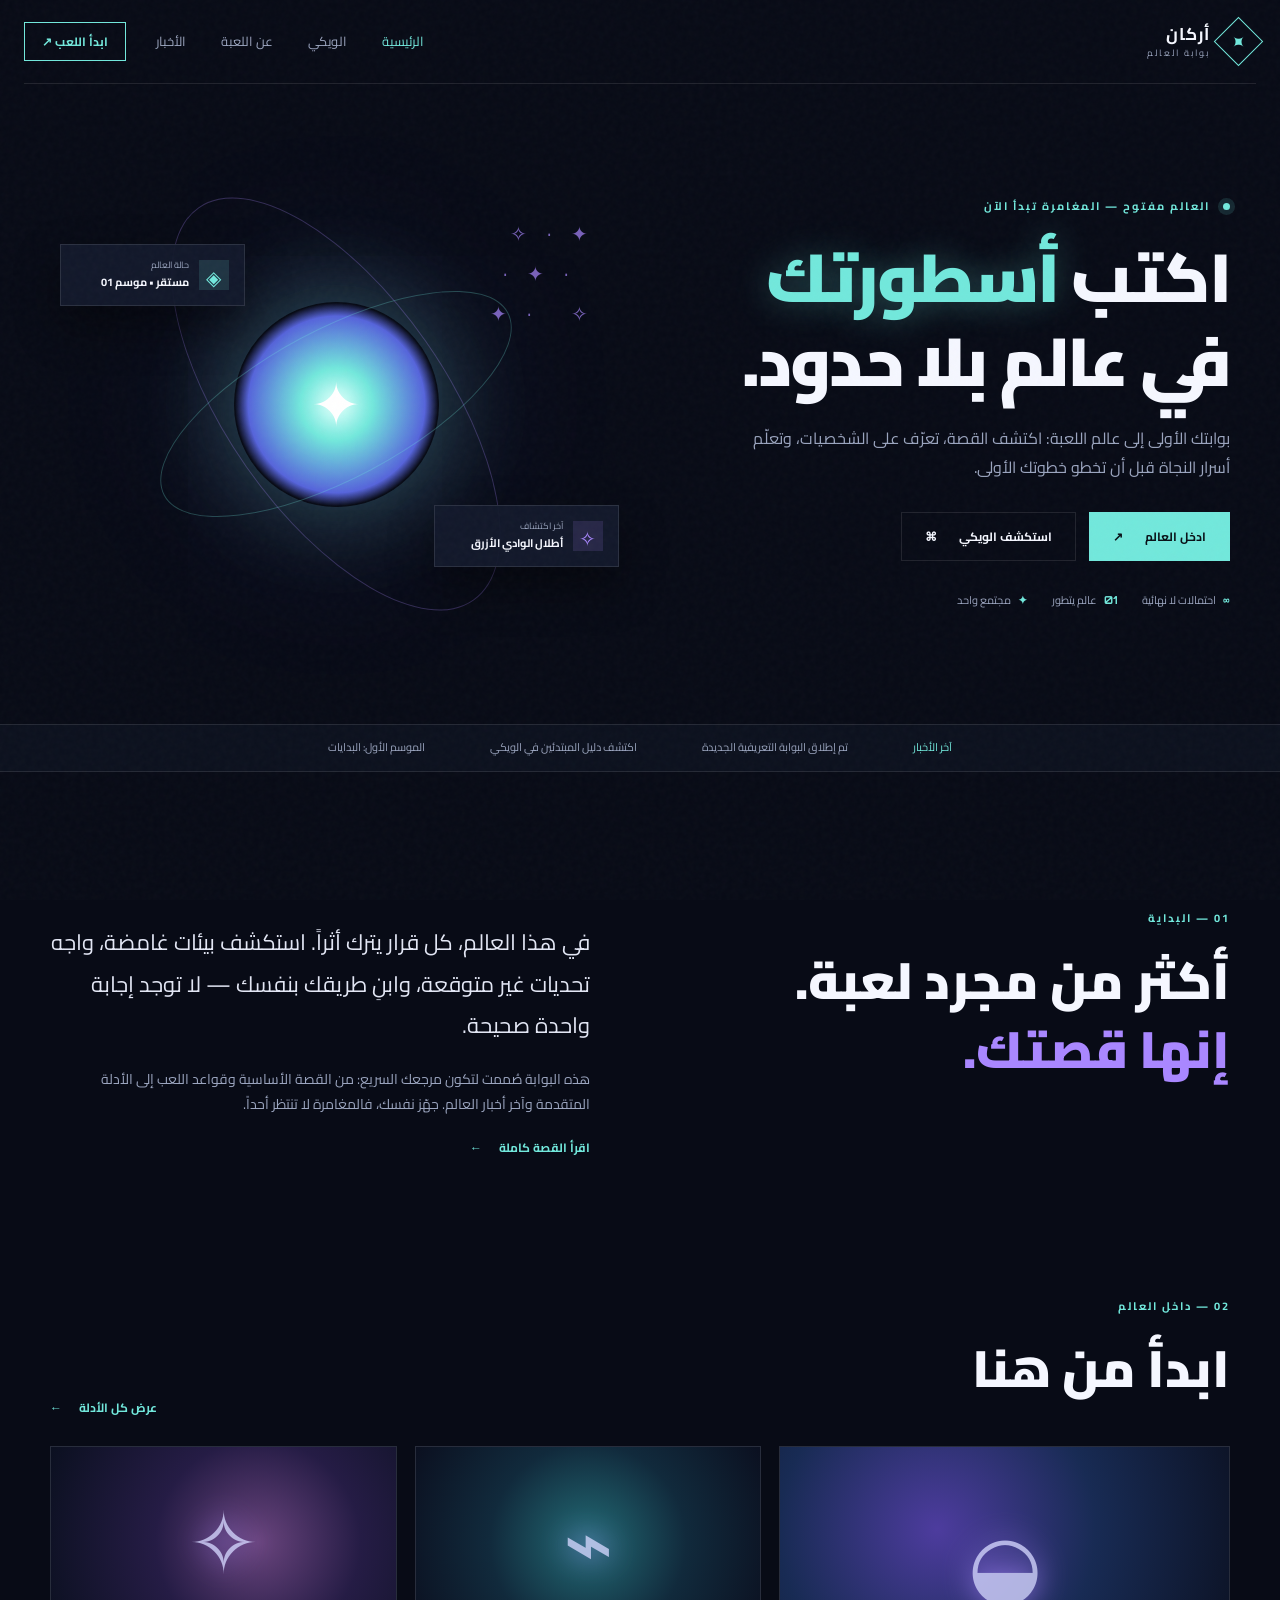
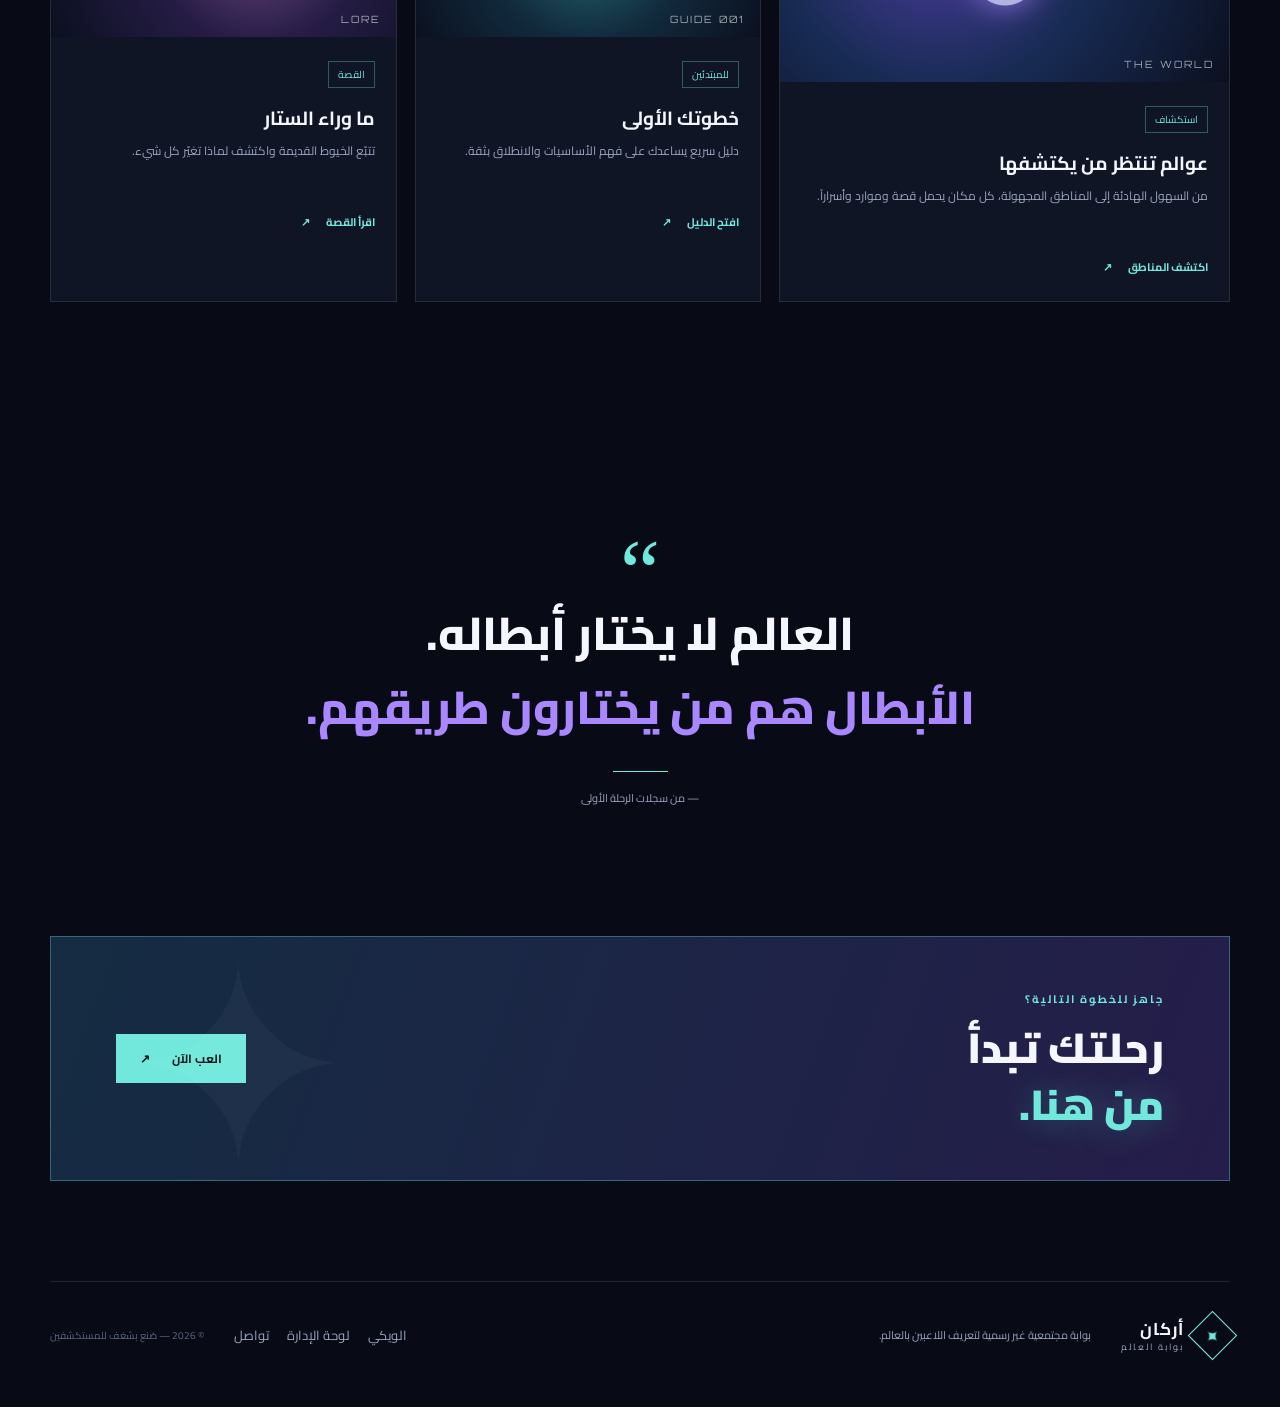
<file: index.html>
<!doctype html>
<html lang="ar" dir="rtl">
<head>
  <meta charset="UTF-8" />
  <meta name="viewport" content="width=device-width, initial-scale=1.0" />
  <meta name="description" content="بوابة رسمية تعريفية لعالم اللعبة — الأخبار، الويكي، الأدلة، وكل ما تحتاجه لتبدأ رحلتك." />
  <meta name="theme-color" content="#080b16" />
  <title>أركان | بوابة اللعبة الرسمية</title>

  <link rel="preconnect" href="https://fonts.googleapis.com" />
  <link rel="preconnect" href="https://fonts.gstatic.com" crossorigin />
  <link href="https://fonts.googleapis.com/css2?family=Cairo:wght@400;600;700;800;900&family=Orbitron:wght@500;700;800&display=swap" rel="stylesheet" />

  <link rel="stylesheet" href="styles.css" />
</head>
<body>
  <div class="noise"></div>

  <header class="site-header">
    <a class="brand" href="index.html" aria-label="العودة للرئيسية">
      <span class="brand-mark">✦</span>
      <span class="brand-copy">
        <b data-site-name>أركان</b>
        <small>بوابة العالم</small>
      </span>
    </a>

    <nav class="main-nav" aria-label="التنقل الرئيسي">
      <a class="active" href="index.html">الرئيسية</a>
      <a href="wiki.html">الويكي</a>
      <a href="#about">عن اللعبة</a>
      <a href="#news">الأخبار</a>
    </nav>

    <a class="header-cta" data-game-link href="https://reliably-map-sandstone.ngrok-free.dev/" target="_blank" rel="noopener">
      ابدأ اللعب <span>↗</span>
    </a>

    <button class="menu-toggle" aria-label="فتح القائمة">☰</button>
  </header>

  <main>
    <section class="hero section-shell">
      <div class="hero-content reveal">
        <div class="eyebrow"><span class="pulse-dot"></span> العالم مفتوح — المغامرة تبدأ الآن</div>
        <h1>اكتب <em>أسطورتك</em><br />في عالم بلا حدود.</h1>
        <p class="hero-lead">بوابتك الأولى إلى عالم اللعبة: اكتشف القصة، تعرّف على الشخصيات، وتعلّم أسرار النجاة قبل أن تخطو خطوتك الأولى.</p>

        <div class="hero-actions">
          <a class="button button-primary" data-game-link href="https://reliably-map-sandstone.ngrok-free.dev/" target="_blank" rel="noopener">
            ادخل العالم <span>↗</span>
          </a>
          <a class="button button-ghost" href="wiki.html">
            استكشف الويكي <span>⌘</span>
          </a>
        </div>

        <div class="hero-meta">
          <span><b>∞</b> احتمالات لا نهائية</span>
          <span><b>01</b> عالم يتطور</span>
          <span><b>✦</b> مجتمع واحد</span>
        </div>
      </div>

      <div class="hero-art reveal">
        <div class="orbit orbit-one"></div>
        <div class="orbit orbit-two"></div>
        <div class="sun-core"><span>✦</span></div>

        <div class="floating-card card-top">
          <span class="card-icon">◈</span>
          <div>
            <small>حالة العالم</small>
            <strong>مستقر • موسم 01</strong>
          </div>
        </div>

        <div class="floating-card card-bottom">
          <span class="card-icon purple">✧</span>
          <div>
            <small>آخر اكتشاف</small>
            <strong>أطلال الوادي الأزرق</strong>
          </div>
        </div>

        <div class="constellation">
          ✦　·　✧<br />
          　·　✦　·<br />
          ✧　　·　✦
        </div>
      </div>
    </section>

    <section class="ticker">
      <div class="ticker-inner">
        <span class="ticker-label">آخر الأخبار</span>
        <span>تم إطلاق البوابة التعريفية الجديدة</span>
        <span>اكتشف دليل المبتدئين في الويكي</span>
        <span>الموسم الأول: البدايات</span>
      </div>
    </section>

    <section id="about" class="section-shell intro-grid">
      <div class="section-heading reveal">
        <span class="eyebrow">01 — البداية</span>
        <h2>أكثر من مجرد لعبة.<br /><span>إنها قصتك.</span></h2>
      </div>

      <div class="intro-copy reveal">
        <p class="large-copy">في هذا العالم، كل قرار يترك أثراً. استكشف بيئات غامضة، واجه تحديات غير متوقعة، وابنِ طريقك بنفسك — لا توجد إجابة واحدة صحيحة.</p>
        <p>هذه البوابة صُممت لتكون مرجعك السريع: من القصة الأساسية وقواعد اللعب إلى الأدلة المتقدمة وآخر أخبار العالم. جهّز نفسك، فالمغامرة لا تنتظر أحداً.</p>
        <a class="text-link" href="wiki.html">اقرأ القصة كاملة <span>←</span></a>
      </div>
    </section>

    <section id="news" class="section-shell feature-section">
      <div class="section-title-row">
        <div>
          <span class="eyebrow">02 — داخل العالم</span>
          <h2>ابدأ من هنا</h2>
        </div>
        <a class="text-link" href="wiki.html">عرض كل الأدلة <span>←</span></a>
      </div>

      <div class="feature-grid">
        <article class="feature-card feature-large">
          <div class="feature-visual visual-world">
            <span class="visual-symbol">◒</span>
            <span class="visual-label">THE WORLD</span>
          </div>

          <div class="feature-body">
            <span class="tag">استكشاف</span>
            <h3>عوالم تنتظر من يكتشفها</h3>
            <p>من السهول الهادئة إلى المناطق المجهولة، كل مكان يحمل قصة وموارد وأسراراً.</p>
            <a class="arrow-link" href="wiki.html#world">اكتشف المناطق <span>↗</span></a>
          </div>
        </article>

        <article class="feature-card">
          <div class="feature-visual visual-guide">
            <span class="visual-symbol">⌁</span>
            <span class="visual-label">GUIDE 001</span>
          </div>

          <div class="feature-body">
            <span class="tag">للمبتدئين</span>
            <h3>خطوتك الأولى</h3>
            <p>دليل سريع يساعدك على فهم الأساسيات والانطلاق بثقة.</p>
            <a class="arrow-link" href="wiki.html#beginner">افتح الدليل <span>↗</span></a>
          </div>
        </article>

        <article class="feature-card">
          <div class="feature-visual visual-lore">
            <span class="visual-symbol">✧</span>
            <span class="visual-label">LORE</span>
          </div>

          <div class="feature-body">
            <span class="tag">القصة</span>
            <h3>ما وراء الستار</h3>
            <p>تتبّع الخيوط القديمة واكتشف لماذا تغيّر كل شيء.</p>
            <a class="arrow-link" href="wiki.html#lore">اقرأ القصة <span>↗</span></a>
          </div>
        </article>
      </div>
    </section>

    <section class="section-shell quote-section">
      <div class="quote-mark">“</div>
      <blockquote>
        العالم لا يختار أبطاله.<br />
        <span>الأبطال هم من يختارون طريقهم.</span>
      </blockquote>
      <div class="quote-line"></div>
      <small>— من سجلات الرحلة الأولى</small>
    </section>

    <section class="section-shell cta-banner">
      <div>
        <span class="eyebrow">جاهز للخطوة التالية؟</span>
        <h2>رحلتك تبدأ<br /><em>من هنا.</em></h2>
      </div>
      <a class="button button-primary" data-game-link href="https://reliably-map-sandstone.ngrok-free.dev/" target="_blank" rel="noopener">
        العب الآن <span>↗</span>
      </a>
    </section>
  </main>

  <footer class="site-footer section-shell">
    <div class="brand">
      <span class="brand-mark">✦</span>
      <span class="brand-copy">
        <b data-site-name>أركان</b>
        <small>بوابة العالم</small>
      </span>
    </div>

    <p>بوابة مجتمعية غير رسمية لتعريف اللاعبين بالعالم.</p>

    <div class="footer-links">
      <a href="wiki.html">الويكي</a>
      <a href="admin.html">لوحة الإدارة</a>
      <a href="mailto:hello@example.com">تواصل</a>
    </div>

    <small class="copyright">© 2026 — صُنع بشغف للمستكشفين</small>
  </footer>

  <script src="app.js"></script>
</body>
</html>
</file>
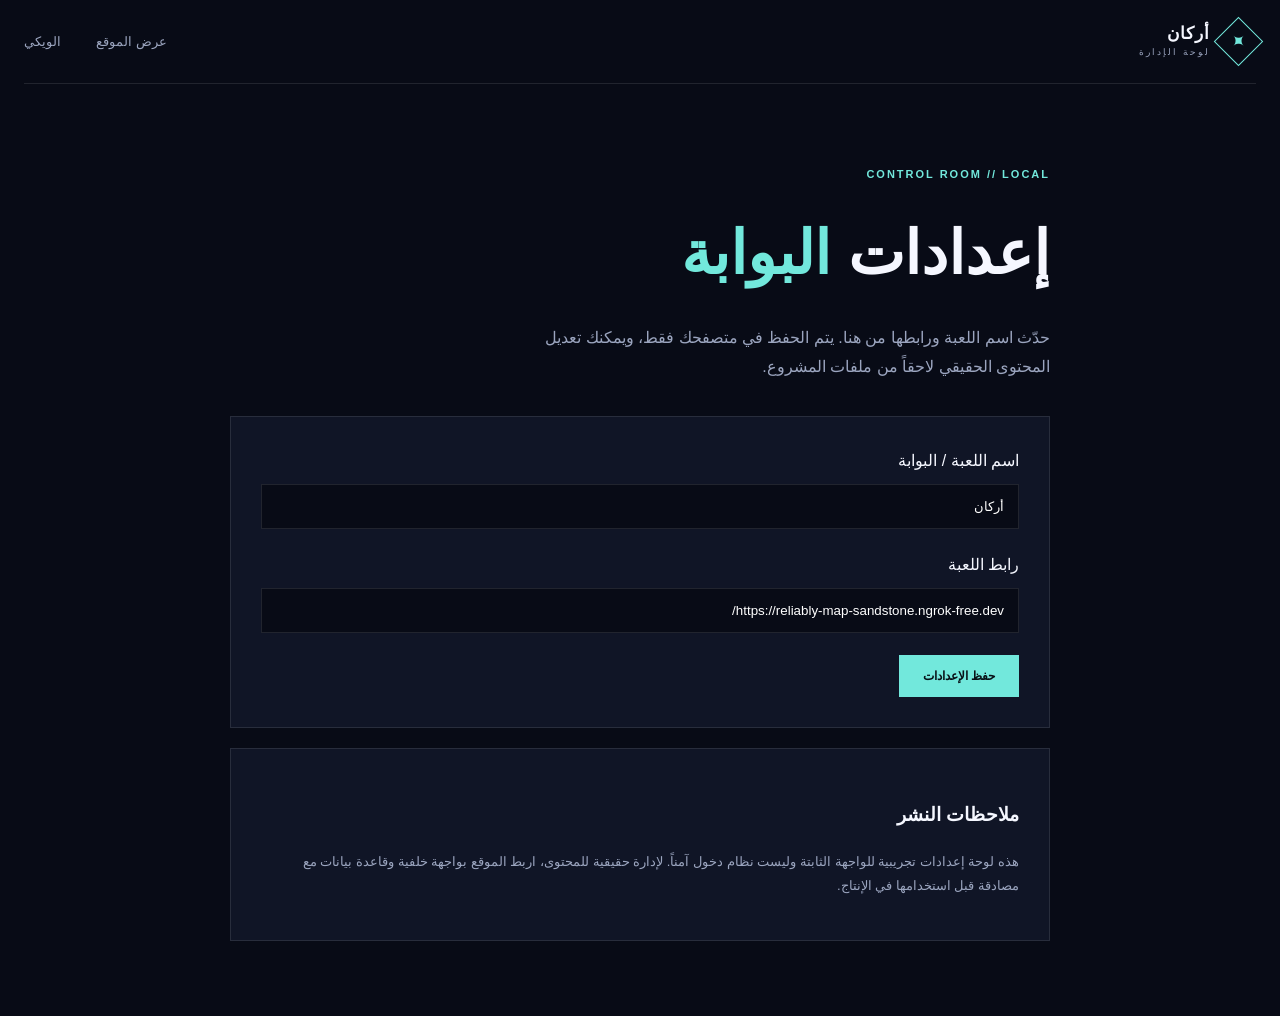
<file: admin.html>
<!doctype html>
<html lang="ar" dir="rtl">
<head>
  <meta charset="UTF-8" />
  <meta name="viewport" content="width=device-width, initial-scale=1.0" />
  <title>لوحة الإدارة | أركان</title>
  <link rel="stylesheet" href="styles.css" />
</head>
<body>
  <header class="site-header">
    <a class="brand" href="index.html">
      <span class="brand-mark">✦</span>
      <span class="brand-copy">
        <b>أركان</b>
        <small>لوحة الإدارة</small>
      </span>
    </a>

    <nav class="main-nav">
      <a href="index.html">عرض الموقع</a>
      <a href="wiki.html">الويكي</a>
    </nav>
  </header>

  <main class="section-shell" style="padding:75px 0; max-width:820px;">
    <span class="eyebrow">CONTROL ROOM // LOCAL</span>
    <h1 style="font-size:clamp(35px,5vw,60px); margin:12px 0;">إعدادات <span style="color:var(--cyan)">البوابة</span></h1>
    <p class="hero-lead">
      حدّث اسم اللعبة ورابطها من هنا. يتم الحفظ في متصفحك فقط، ويمكنك تعديل المحتوى الحقيقي لاحقاً من ملفات المشروع.
    </p>

    <div class="feature-card" style="padding:30px; margin-top:35px;">
      <label>
        اسم اللعبة / البوابة
        <input id="siteName" style="display:block; width:100%; margin:8px 0 22px; background:#080b16; border:1px solid var(--line); padding:14px; color:white; font-family:inherit;" />
      </label>

      <label>
        رابط اللعبة
        <input id="gameUrl" type="url" style="display:block; width:100%; margin:8px 0 22px; background:#080b16; border:1px solid var(--line); padding:14px; color:white; font-family:inherit;" />
      </label>

      <button class="button button-primary" id="save">حفظ الإعدادات</button>
      <span id="status" style="color:var(--cyan); font-size:12px; margin-right:15px;"></span>
    </div>

    <div class="feature-card" style="padding:30px; margin-top:20px;">
      <h3>ملاحظات النشر</h3>
      <p style="color:var(--muted); font-size:13px;">
        هذه لوحة إعدادات تجريبية للواجهة الثابتة وليست نظام دخول آمناً. لإدارة حقيقية للمحتوى، اربط الموقع بواجهة خلفية وقاعدة بيانات مع مصادقة قبل استخدامها في الإنتاج.
      </p>
    </div>
  </main>

  <script>
    const defaultData = {
      siteName: 'أركان',
      gameUrl: 'https://reliably-map-sandstone.ngrok-free.dev/'
    };

    const saved = {
      ...defaultData,
      ...JSON.parse(localStorage.getItem('gameConfig') || '{}')
    };

    siteName.value = saved.siteName;
    gameUrl.value = saved.gameUrl;

    save.onclick = () => {
      const config = {
        siteName: siteName.value,
        gameUrl: gameUrl.value
      };

      localStorage.setItem('gameConfig', JSON.stringify(config));
      status.textContent = 'تم الحفظ محلياً ✓';
      setTimeout(() => status.textContent = '', 2500);
    };
  </script>
</body>
</html>
</file>
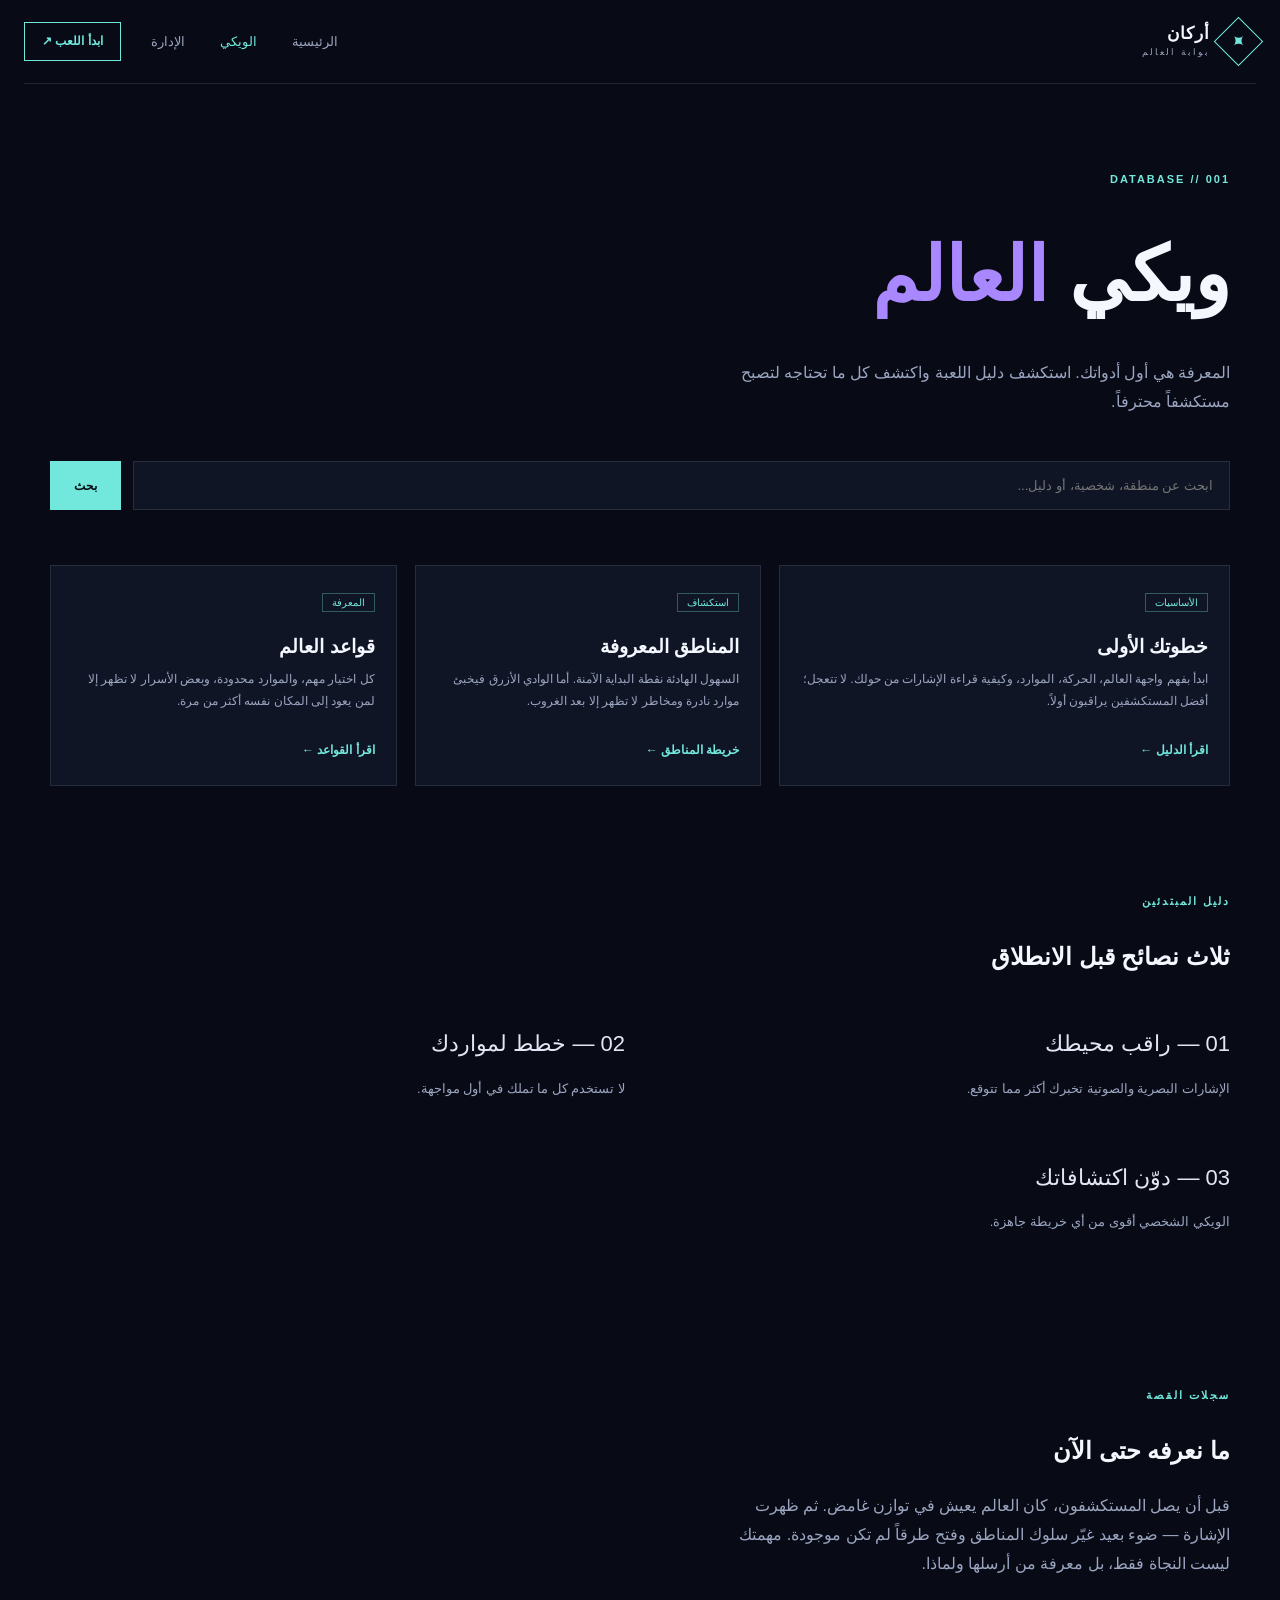
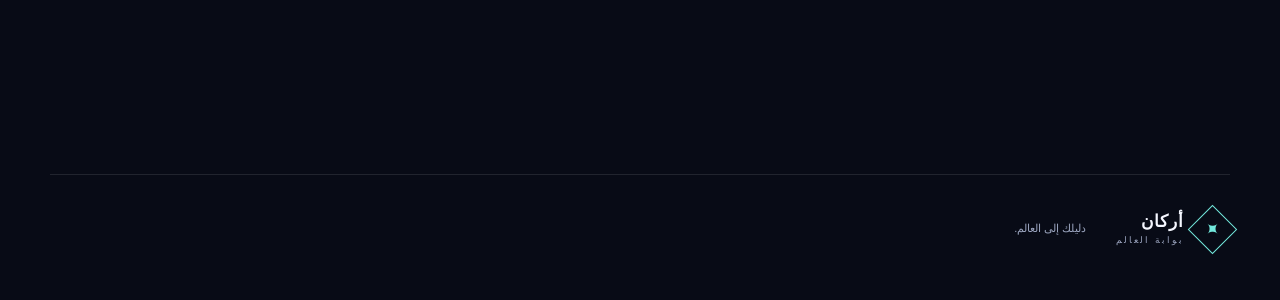
<file: wiki.html>
<!doctype html>
<html lang="ar" dir="rtl">
<head>
  <meta charset="UTF-8" />
  <meta name="viewport" content="width=device-width, initial-scale=1.0" />
  <title>ويكي العالم | أركان</title>
  <link rel="stylesheet" href="styles.css" />
</head>
<body>
  <header class="site-header">
    <a class="brand" href="index.html">
      <span class="brand-mark">✦</span>
      <span class="brand-copy">
        <b>أركان</b>
        <small>بوابة العالم</small>
      </span>
    </a>

    <nav class="main-nav">
      <a href="index.html">الرئيسية</a>
      <a class="active" href="wiki.html">الويكي</a>
      <a href="admin.html">الإدارة</a>
    </nav>

    <a class="header-cta" data-game-link href="https://reliably-map-sandstone.ngrok-free.dev/" target="_blank">
      ابدأ اللعب ↗
    </a>
  </header>

  <main class="section-shell" style="padding:80px 0;">
    <div class="section-heading">
      <span class="eyebrow">DATABASE // 001</span>
      <h1 style="font-size:clamp(40px,6vw,75px); margin:15px 0;">ويكي <span style="color:var(--violet)">العالم</span></h1>
      <p class="hero-lead">المعرفة هي أول أدواتك. استكشف دليل اللعبة واكتشف كل ما تحتاجه لتصبح مستكشفاً محترفاً.</p>
    </div>

    <div style="margin:45px 0 55px; display:flex; gap:12px;">
      <input
        id="wikiSearch"
        aria-label="ابحث في الويكي"
        placeholder="ابحث عن منطقة، شخصية، أو دليل..."
        style="flex:1; background:var(--panel); border:1px solid var(--line); padding:16px; color:white; font-family:inherit;"
      />
      <button class="button button-primary" onclick="document.getElementById('wikiSearch').focus()">بحث</button>
    </div>

    <div id="world" class="feature-grid">
      <article class="feature-card wiki-item">
        <div class="feature-body">
          <span class="tag">الأساسيات</span>
          <h3>خطوتك الأولى</h3>
          <p>ابدأ بفهم واجهة العالم، الحركة، الموارد، وكيفية قراءة الإشارات من حولك. لا تتعجل؛ أفضل المستكشفين يراقبون أولاً.</p>
          <a class="text-link" href="#beginner">اقرأ الدليل ←</a>
        </div>
      </article>

      <article class="feature-card wiki-item">
        <div class="feature-body">
          <span class="tag">استكشاف</span>
          <h3>المناطق المعروفة</h3>
          <p>السهول الهادئة نقطة البداية الآمنة. أما الوادي الأزرق فيخبئ موارد نادرة ومخاطر لا تظهر إلا بعد الغروب.</p>
          <a class="text-link" href="#world">خريطة المناطق ←</a>
        </div>
      </article>

      <article class="feature-card wiki-item">
        <div class="feature-body">
          <span class="tag">المعرفة</span>
          <h3>قواعد العالم</h3>
          <p>كل اختيار مهم، والموارد محدودة، وبعض الأسرار لا تظهر إلا لمن يعود إلى المكان نفسه أكثر من مرة.</p>
          <a class="text-link" href="#lore">اقرأ القواعد ←</a>
        </div>
      </article>
    </div>

    <section id="beginner" style="padding:100px 0 40px;">
      <span class="eyebrow">دليل المبتدئين</span>
      <h2>ثلاث نصائح قبل الانطلاق</h2>

      <div class="intro-grid" style="padding:25px 0; gap:30px;">
        <p class="large-copy">01 — راقب محيطك<br><small style="color:var(--muted); font-size:13px;">الإشارات البصرية والصوتية تخبرك أكثر مما تتوقع.</small></p>
        <p class="large-copy">02 — خطط لمواردك<br><small style="color:var(--muted); font-size:13px;">لا تستخدم كل ما تملك في أول مواجهة.</small></p>
        <p class="large-copy">03 — دوّن اكتشافاتك<br><small style="color:var(--muted); font-size:13px;">الويكي الشخصي أقوى من أي خريطة جاهزة.</small></p>
      </div>
    </section>

    <section id="lore" style="padding:55px 0 100px;">
      <span class="eyebrow">سجلات القصة</span>
      <h2>ما نعرفه حتى الآن</h2>
      <p class="hero-lead">
        قبل أن يصل المستكشفون، كان العالم يعيش في توازن غامض. ثم ظهرت الإشارة — ضوء بعيد غيّر سلوك المناطق وفتح طرقاً لم تكن موجودة. مهمتك ليست النجاة فقط، بل معرفة من أرسلها ولماذا.
      </p>
    </section>
  </main>

  <footer class="site-footer section-shell">
    <div class="brand">
      <span class="brand-mark">✦</span>
      <span class="brand-copy">
        <b>أركان</b>
        <small>بوابة العالم</small>
      </span>
    </div>

    <p>دليلك إلى العالم.</p>
  </footer>

  <script src="app.js"></script>
  <script>
    const input = document.getElementById('wikiSearch');
    input.addEventListener('input', (e) => {
      const query = e.target.value.toLowerCase();

      document.querySelectorAll('.wiki-item').forEach((item) => {
        const text = item.innerText.toLowerCase();
        item.style.display = text.includes(query) ? 'block' : 'none';
      });
    });
  </script>
</body>
</html>
</file>
<file: styles.css>
:root {
  --bg: #080b16;
  --panel: #101526;
  --panel-2: #151c30;
  --text: #f5f7ff;
  --muted: #9ba5bf;
  --line: rgba(255, 255, 255, 0.1);
  --cyan: #72e8dc;
  --violet: #a987ff;
  --pink: #fa78b9;
  --font: "Cairo", sans-serif;
  --display: "Orbitron", "Cairo", sans-serif;
}

* { box-sizing: border-box; }
html { scroll-behavior: smooth; }
body {
  margin: 0;
  background: var(--bg);
  color: var(--text);
  font-family: var(--font);
  line-height: 1.8;
  overflow-x: hidden;
}

.noise {
  position: fixed;
  inset: 0;
  pointer-events: none;
  opacity: 0.035;
  z-index: 10;
  background-image: url("data:image/svg+xml,%3Csvg viewBox='0 0 180 180' xmlns='http://www.w3.org/2000/svg'%3E%3Cfilter id='n'%3E%3CfeTurbulence type='fractalNoise' baseFrequency='.9' numOctaves='4' stitchTiles='stitch'/%3E%3C/filter%3E%3Crect width='100%25' height='100%25' filter='url(%23n)' opacity='.8'/%3E%3C/svg%3E");
}

.section-shell {
  width: min(1180px, calc(100% - 48px));
  margin: auto;
}

.site-header {
  height: 84px;
  width: min(1280px, calc(100% - 48px));
  margin: auto;
  display: flex;
  align-items: center;
  justify-content: space-between;
  gap: 30px;
  border-bottom: 1px solid var(--line);
  position: relative;
  z-index: 2;
}

.brand {
  display: flex;
  align-items: center;
  gap: 11px;
  color: var(--text);
  text-decoration: none;
}

.brand-mark {
  display: grid;
  place-items: center;
  width: 35px;
  height: 35px;
  border: 1px solid var(--cyan);
  color: var(--cyan);
  transform: rotate(45deg);
  font-size: 19px;
}

.brand-mark::first-letter { transform: rotate(-45deg); }

.brand-copy {
  display: flex;
  flex-direction: column;
  line-height: 1.1;
}

.brand-copy b {
  font-family: var(--display);
  font-size: 17px;
  letter-spacing: 1px;
}

.brand-copy small {
  font-size: 9px;
  color: var(--muted);
  letter-spacing: 2px;
  margin-top: 4px;
}

.main-nav {
  display: flex;
  gap: 35px;
  margin-right: auto;
}

.main-nav a,
.footer-links a {
  color: var(--muted);
  text-decoration: none;
  font-size: 13px;
  transition: 0.2s;
}

.main-nav a:hover,
.main-nav a.active,
.footer-links a:hover {
  color: var(--cyan);
}

.header-cta,
.button {
  border: 1px solid var(--cyan);
  color: var(--cyan);
  padding: 8px 17px;
  text-decoration: none;
  font-size: 12px;
  font-weight: 700;
  transition: 0.25s;
}

.header-cta:hover,
.button-primary:hover {
  background: var(--cyan);
  color: #081016;
  box-shadow: 0 0 30px #72e8dc55;
}

.menu-toggle {
  display: none;
  background: none;
  border: 0;
  color: var(--text);
  font-size: 22px;
}

.hero {
  min-height: 640px;
  display: grid;
  grid-template-columns: 1fr 1fr;
  align-items: center;
  gap: 35px;
  position: relative;
}

.hero-content { padding: 70px 0; }

.eyebrow {
  font-size: 11px;
  letter-spacing: 2px;
  color: var(--cyan);
  font-weight: 700;
}

.pulse-dot {
  display: inline-block;
  width: 7px;
  height: 7px;
  background: var(--cyan);
  border-radius: 50%;
  box-shadow: 0 0 0 5px #72e8dc22;
  margin-left: 9px;
}

.hero h1 {
  font-size: clamp(42px, 5.3vw, 76px);
  line-height: 1.25;
  margin: 19px 0;
  font-weight: 900;
  letter-spacing: -2px;
}

.hero h1 em,
.cta-banner em {
  font-style: normal;
  color: var(--cyan);
  text-shadow: 0 0 35px #72e8dc55;
}

.hero-lead {
  color: var(--muted);
  max-width: 510px;
  font-size: 16px;
}

.hero-actions {
  display: flex;
  gap: 13px;
  margin: 30px 0;
}

.button {
  display: inline-flex;
  align-items: center;
  gap: 22px;
  padding: 13px 23px;
}

.button-primary {
  background: var(--cyan);
  color: #081016;
  border-color: var(--cyan);
}

.button-ghost {
  border-color: var(--line);
  color: var(--text);
}

.button-ghost:hover {
  border-color: var(--cyan);
  color: var(--cyan);
}

.hero-meta {
  display: flex;
  gap: 25px;
  color: var(--muted);
  font-size: 11px;
}

.hero-meta b {
  color: var(--cyan);
  font-family: var(--display);
  margin-left: 5px;
}

.hero-art {
  height: 500px;
  position: relative;
  display: grid;
  place-items: center;
}

.sun-core {
  width: 205px;
  height: 205px;
  border-radius: 50%;
  display: grid;
  place-items: center;
  background: radial-gradient(circle, #c6fff8 0, #72e8dc 25%, #5664db 61%, transparent 70%);
  box-shadow: 0 0 100px #72e8dc55, 0 0 200px #7766ff33;
  animation: float 6s ease-in-out infinite;
}

.sun-core span {
  font-size: 60px;
  color: white;
  text-shadow: 0 0 25px white;
}

.orbit {
  position: absolute;
  border: 1px solid #72e8dc44;
  border-radius: 50%;
  transform: rotate(-28deg);
}

.orbit-one { width: 390px; height: 150px; }
.orbit-two {
  width: 480px;
  height: 220px;
  transform: rotate(55deg);
  border-color: #a987ff44;
}

.constellation {
  position: absolute;
  top: 60px;
  right: 35px;
  color: #a987ff;
  font-size: 20px;
  line-height: 2;
  opacity: 0.7;
}

.floating-card {
  position: absolute;
  background: #131a2cf2;
  border: 1px solid var(--line);
  padding: 12px 15px;
  display: flex;
  align-items: center;
  gap: 10px;
  min-width: 185px;
  box-shadow: 0 20px 45px #0006;
}

.card-top { top: 90px; left: 10px; }
.card-bottom { bottom: 87px; right: 4px; }

.card-icon {
  width: 30px;
  height: 30px;
  display: grid;
  place-items: center;
  background: #72e8dc22;
  color: var(--cyan);
  font-size: 20px;
}

.card-icon.purple {
  background: #a987ff22;
  color: var(--violet);
}

.floating-card small {
  display: block;
  color: var(--muted);
  font-size: 9px;
}

.floating-card strong {
  display: block;
  font-size: 11px;
}

.ticker {
  border-block: 1px solid var(--line);
  background: #0c111e;
  overflow: hidden;
}

.ticker-inner {
  width: max-content;
  min-width: 100%;
  display: flex;
  justify-content: center;
  gap: 65px;
  padding: 13px;
  color: var(--muted);
  font-size: 11px;
}

.ticker-label { color: var(--cyan); }

.intro-grid {
  display: grid;
  grid-template-columns: 1fr 1fr;
  gap: 100px;
  padding: 130px 0;
}

.section-heading h2,
.section-title-row h2,
.cta-banner h2 {
  font-size: clamp(32px, 4vw, 53px);
  line-height: 1.35;
  margin: 15px 0;
  font-weight: 900;
}

.section-heading h2 span { color: var(--violet); }

.intro-copy { padding-top: 20px; }

.large-copy {
  font-size: 22px;
  line-height: 1.9;
  margin: 0 0 20px;
  color: #e2e6f4;
}

.intro-copy p:not(.large-copy) {
  color: var(--muted);
  font-size: 14px;
}

.text-link,
.arrow-link {
  color: var(--cyan);
  text-decoration: none;
  font-size: 12px;
  font-weight: 700;
}

.text-link span,
.arrow-link span {
  margin-right: 14px;
}

.feature-section { padding-bottom: 130px; }

.section-title-row {
  display: flex;
  justify-content: space-between;
  align-items: end;
  margin-bottom: 28px;
}

.feature-grid {
  display: grid;
  grid-template-columns: 1.3fr 1fr 1fr;
  gap: 18px;
}

.feature-card {
  background: var(--panel);
  border: 1px solid var(--line);
  transition: 0.3s;
}

.feature-card:hover {
  transform: translateY(-7px);
  border-color: #72e8dc66;
}

.feature-visual {
  height: 190px;
  display: flex;
  align-items: center;
  justify-content: center;
  position: relative;
  overflow: hidden;
  background: radial-gradient(circle at 50% 40%, #4155a8, #131a38 55%, #0b1020);
}

.feature-large .feature-visual {
  height: 235px;
  background: radial-gradient(circle at 35% 35%, #4d3c9e, #182b54 48%, #0b1020);
}

.visual-guide {
  background: radial-gradient(circle, #236b75, #112a3c 50%, #0b1020);
}

.visual-lore {
  background: radial-gradient(circle at 60%, #69447d, #251c45 45%, #0b1020);
}

.visual-symbol {
  font-size: 85px;
  color: #d4d5ff;
  opacity: 0.8;
  text-shadow: 0 0 30px #a987ff;
}

.visual-label {
  position: absolute;
  bottom: 12px;
  right: 15px;
  font: 10px var(--display);
  letter-spacing: 2px;
  color: #ffffff99;
}

.feature-body { padding: 21px; }

.tag {
  font-size: 10px;
  color: var(--cyan);
  border: 1px solid #72e8dc55;
  padding: 3px 9px;
}

.feature-body h3 {
  font-size: 19px;
  margin: 14px 0 5px;
}

.feature-body p {
  font-size: 12px;
  color: var(--muted);
  min-height: 48px;
  margin: 0 0 18px;
}

.arrow-link { font-size: 11px; }

.quote-section {
  text-align: center;
  padding: 95px 20px 125px;
}

.quote-mark {
  font: 90px Georgia;
  color: var(--cyan);
  height: 70px;
  line-height: 1;
}

.quote-section blockquote {
  font-size: clamp(27px, 4vw, 46px);
  font-weight: 800;
  line-height: 1.6;
  margin: 0;
}

.quote-section blockquote span { color: var(--violet); }

.quote-line {
  width: 55px;
  height: 1px;
  background: var(--cyan);
  margin: 27px auto 10px;
}

.quote-section small {
  color: var(--muted);
  font-size: 11px;
}

.cta-banner {
  background: linear-gradient(110deg, #142c42, #251d4a);
  border: 1px solid #72e8dc55;
  min-height: 245px;
  padding: 42px 65px;
  display: flex;
  justify-content: space-between;
  align-items: center;
  margin-bottom: 100px;
  position: relative;
  overflow: hidden;
}

.cta-banner:after {
  content: '✦';
  position: absolute;
  font-size: 280px;
  left: 70px;
  bottom: -135px;
  color: #ffffff08;
}

.cta-banner h2 {
  margin: 8px 0 0;
  font-size: 42px;
}

.site-footer {
  border-top: 1px solid var(--line);
  padding: 33px 0 50px;
  display: flex;
  align-items: center;
  gap: 30px;
}

.site-footer p {
  color: var(--muted);
  font-size: 11px;
  margin-left: auto;
}

.footer-links {
  display: flex;
  gap: 18px;
}

.copyright {
  color: #5c6680;
  font-size: 10px;
}

@keyframes float {
  50% {
    transform: translateY(-13px) scale(1.03);
  }
}

.reveal {
  animation: appear 0.8s both;
}

@keyframes appear {
  from {
    opacity: 0;
    transform: translateY(15px);
  }
  to {
    opacity: 1;
    transform: none;
  }
}

@media (max-width: 800px) {
  .section-shell,
  .site-header {
    width: calc(100% - 30px);
  }

  .main-nav,
  .header-cta { display: none; }

  .menu-toggle { display: block; }

  .hero {
    grid-template-columns: 1fr;
    min-height: auto;
  }

  .hero-content { padding: 75px 0 30px; }

  .hero-art {
    height: 390px;
    transform: scale(0.8);
  }

  .intro-grid {
    grid-template-columns: 1fr;
    gap: 25px;
    padding: 85px 0;
  }

  .feature-grid { grid-template-columns: 1fr; }

  .feature-large .feature-visual,
  .feature-visual { height: 180px; }

  .ticker-inner { justify-content: flex-start; }

  .cta-banner {
    padding: 35px 25px;
    display: block;
  }

  .cta-banner .button { margin-top: 25px; }

  .site-footer {
    flex-wrap: wrap;
  }

  .site-footer p {
    order: 3;
    width: 100%;
    margin: 0;
  }

  .copyright { width: 100%; }

  .hero-meta {
    gap: 12px;
    flex-wrap: wrap;
  }
}
</file>
